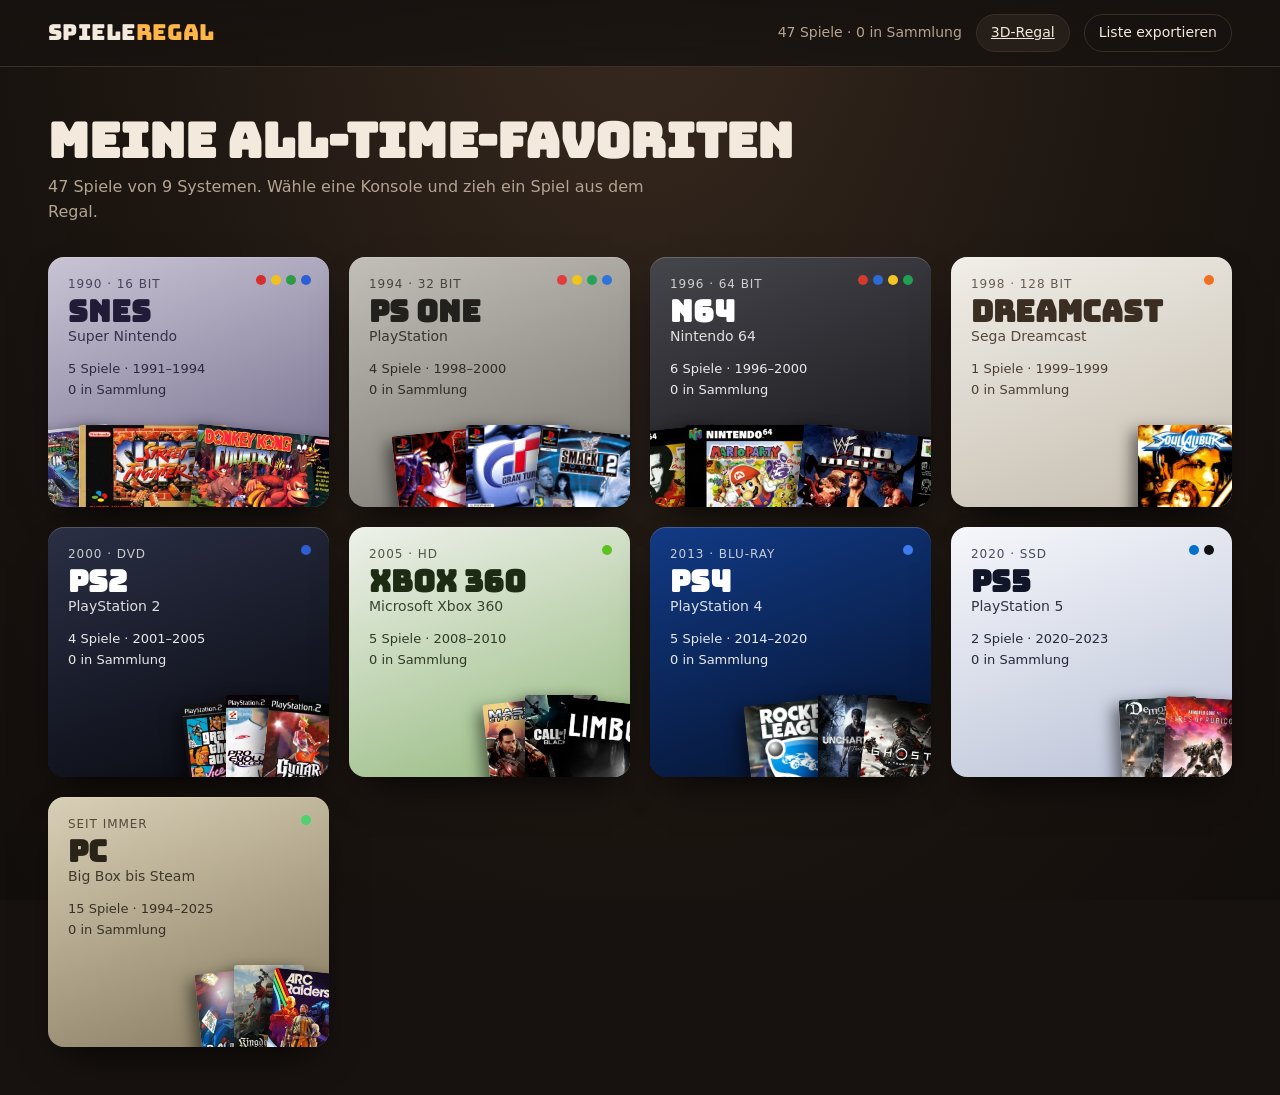
<file: index.html>
<!doctype html>
<html lang="de">
<head>
  <meta charset="utf-8">
  <meta name="viewport" content="width=device-width, initial-scale=1">
  <title>Spieleregal</title>
  <link rel="preconnect" href="https://fonts.googleapis.com">
  <link rel="preconnect" href="https://fonts.gstatic.com" crossorigin>
  <link href="https://fonts.googleapis.com/css2?family=Bungee&display=swap" rel="stylesheet">
  <link rel="stylesheet" href="style.css">
</head>
<body>
  <header class="top">
    <a href="#/" class="logo">Spiele<span>regal</span></a>
    <div class="top-actions">
      <span class="stats" id="stats"></span>
      <a class="btn" href="3d/">3D-Regal</a>
      <button class="btn ghost" id="export" title="Sammlungsstatus und Notizen als data/games.js speichern">Liste exportieren</button>
    </div>
  </header>

  <main id="view"></main>

  <dialog id="detail" aria-label="Spieldetails">
    <button class="close" data-close aria-label="Schließen">×</button>
    <button class="nav prev" data-step="-1" aria-label="Vorheriges Spiel">‹</button>
    <button class="nav next" data-step="1" aria-label="Nächstes Spiel">›</button>
    <div class="detail-body" id="detail-body"></div>
  </dialog>

  <script src="data/games.js"></script>
  <script src="data/meta.js"></script>
  <script src="app.js"></script>
</body>
</html>
</file>
<file: style.css>
:root {
  --bg: #17120f;
  --bg-2: #211a15;
  --wall: radial-gradient(ellipse at 50% -10%, #3a2b20 0%, #1d1611 55%, #120e0b 100%);
  --text: #f3e9dc;
  --muted: #b3a493;
  --dim: #7d6f61;
  --accent: #ffb547;
  --ok: #7bd88f;
  --wood-1: #8a5a34;
  --wood-2: #6b4226;
  --wood-3: #4a2c18;
  --card: #261e18;
  --line: #3a2e25;
  --radius: 10px;
  --box-h: 200px;
  --font-display: 'Bungee', system-ui, sans-serif;
  --font: ui-sans-serif, system-ui, -apple-system, 'Segoe UI', sans-serif;
}

* { box-sizing: border-box; }
html { color-scheme: dark; }
body {
  margin: 0;
  min-height: 100vh;
  background: var(--bg) var(--wall) fixed;
  color: var(--text);
  font: 16px/1.55 var(--font);
  -webkit-font-smoothing: antialiased;
}
a { color: inherit; }
button { font: inherit; color: inherit; cursor: pointer; }
:focus-visible { outline: 2px solid var(--accent); outline-offset: 3px; }

/* --- Kopfzeile ------------------------------------------------------------ */
.top {
  position: sticky; top: 0; z-index: 10;
  display: flex; align-items: center; justify-content: space-between; gap: 16px;
  padding: 14px clamp(16px, 4vw, 48px);
  background: linear-gradient(#17120fee, #17120fcc);
  backdrop-filter: blur(8px);
  border-bottom: 1px solid var(--line);
}
.logo { font-family: var(--font-display); font-size: 22px; text-decoration: none; letter-spacing: .02em; }
.logo span { color: var(--accent); }
.top-actions { display: flex; align-items: center; gap: 14px; }
.stats { color: var(--muted); font-size: 14px; }
.btn {
  border: 1px solid var(--line); background: var(--card);
  padding: 7px 14px; border-radius: 999px; font-size: 14px;
}
.btn:hover { border-color: var(--accent); }
.btn.ghost { background: transparent; }

main { padding: clamp(20px, 4vw, 48px); max-width: 1400px; margin: 0 auto; }

/* --- Startseite: Konsolenwahl --------------------------------------------- */
.intro h1 { font-family: var(--font-display); font-size: clamp(28px, 5vw, 48px); line-height: 1.1; margin: 0 0 8px; }
.intro p { color: var(--muted); margin: 0 0 32px; max-width: 60ch; }

.consoles {
  display: grid; gap: 20px;
  grid-template-columns: repeat(auto-fill, minmax(260px, 1fr));
}
.console {
  --c: #888; --c2: #444;
  position: relative; display: flex; flex-direction: column;
  min-height: 250px; padding: 18px 20px; border-radius: 16px;
  text-decoration: none; overflow: hidden;
  background: linear-gradient(160deg, var(--c) 0%, var(--c2) 100%);
  color: var(--ink, #fff);
  box-shadow: 0 1px 0 #ffffff30 inset, 0 18px 40px -18px #000;
  transition: transform .25s ease, box-shadow .25s ease;
}
.console:hover { transform: translateY(-4px) rotate(-.4deg); box-shadow: 0 1px 0 #ffffff30 inset, 0 28px 50px -18px #000; }
.console .gen { font-size: 12px; opacity: .75; letter-spacing: .08em; text-transform: uppercase; }
.console h2 { font-family: var(--font-display); font-size: 30px; margin: 2px 0 0; line-height: 1; }
.console .name { font-size: 14px; opacity: .85; }
.console .count { margin-top: 12px; font-size: 13px; opacity: .9; }
.console .dots { position: absolute; top: 18px; right: 18px; display: flex; gap: 5px; }
.console .dots i { width: 10px; height: 10px; border-radius: 50%; }
.console .peek {
  position: absolute; right: -10px; bottom: -22px; height: 104px; max-width: 72%;
  display: flex; align-items: flex-end; justify-content: flex-end;
}
.console .peek img {
  height: 100%; width: auto; margin-left: -34px;
  border-radius: 3px; box-shadow: -6px 6px 16px #0008;
  transform: rotate(var(--r, 0deg)) translateY(var(--y, 0));
  transition: transform .3s ease;
}
.console:hover .peek img { transform: rotate(calc(var(--r, 0deg) * 1.6)) translateY(calc(var(--y, 0px) - 8px)); }

/* --- Regalansicht --------------------------------------------------------- */
.shelf-head { display: flex; flex-wrap: wrap; align-items: end; justify-content: space-between; gap: 16px; margin-bottom: 28px; }
.back { color: var(--muted); text-decoration: none; font-size: 14px; }
.back:hover { color: var(--accent); }
.shelf-head h1 { font-family: var(--font-display); font-size: clamp(26px, 4.5vw, 44px); margin: 4px 0 0; line-height: 1.05; }
.shelf-head .sub { color: var(--muted); font-size: 14px; }
.filter { display: inline-flex; border: 1px solid var(--line); border-radius: 999px; padding: 3px; background: var(--card); }
.filter button { border: 0; background: none; padding: 6px 14px; border-radius: 999px; font-size: 14px; color: var(--muted); }
.filter button[aria-pressed="true"] { background: var(--accent); color: #241505; font-weight: 600; }

.cabinet {
  padding: 26px clamp(10px, 2vw, 26px) 0;
  border-radius: 6px;
  background:
    linear-gradient(90deg, #0000 0 0) ,
    linear-gradient(#1a120c, #25190f);
  border: 14px solid var(--wood-2);
  border-image: linear-gradient(var(--wood-1), var(--wood-3)) 1;
  box-shadow: 0 30px 60px -20px #000, inset 0 0 60px #000a;
}
.row {
  position: relative;
  display: flex; align-items: flex-end; gap: 18px;
  padding: 0 14px; min-height: calc(var(--box-h) + 40px);
  perspective: 1400px;
}
/* Regalbrett */
.row::after {
  content: ''; position: absolute; left: -26px; right: -26px; bottom: -18px; height: 18px;
  background: linear-gradient(var(--wood-1), var(--wood-2) 60%, var(--wood-3));
  box-shadow: 0 10px 18px -4px #000c;
  z-index: 0;
}
.row + .row { margin-top: 64px; }
.cabinet .row:last-child { margin-bottom: 18px; }

.slot { position: relative; z-index: 1; display: flex; flex-direction: column; align-items: center; }
.box {
  --depth: 12px; --spine: #333;
  position: relative; display: block; height: var(--box-h); width: calc(var(--box-h) * var(--ar, .7));
  transform-style: preserve-3d;
  transform: rotateY(14deg);
  transform-origin: 50% 100%;
  transition: transform .35s cubic-bezier(.2,.8,.2,1), filter .3s;
  border: 0; padding: 0; background: none;
}
.box .front {
  position: absolute; inset: 0; border-radius: var(--case-r, 2px); overflow: hidden;
  background: var(--spine);
  box-shadow: 0 0 0 1px #0004;
}
.box .front img { width: 100%; height: 100%; object-fit: cover; display: block; }
.box .side {
  position: absolute; top: 0; left: 0; height: 100%; width: var(--depth);
  background: linear-gradient(90deg, color-mix(in srgb, var(--spine) 70%, #000), var(--spine));
  transform-origin: 0 50%;
  transform: rotateY(90deg);
}
/* Kunststoffglanz bei Disc-Hüllen */
.box.case .front::after {
  content: ''; position: absolute; inset: 0;
  background: linear-gradient(115deg, #ffffff26 0%, #ffffff05 35%, #0000 60%);
  pointer-events: none;
}
.box:hover, .box:focus-visible { transform: rotateY(0deg) translateY(-10px) scale(1.04); }
.box.missing { filter: saturate(.55) brightness(.78); }
.box.missing:hover, .box.missing:focus-visible { filter: none; }
.shadow { width: 90%; height: 10px; margin-top: -4px; background: radial-gradient(#000a, #0000 70%); }

.tag {
  position: absolute; bottom: -16px; left: 50%; transform: translateX(-50%);
  z-index: 2; white-space: nowrap;
  font: 600 11px/1 var(--font); letter-spacing: .04em;
  padding: 4px 7px 3px; border-radius: 2px;
  background: #f5ecd8; color: #3a2a1a; box-shadow: 0 2px 3px #0006;
}
.tag.own { background: var(--ok); color: #0f2a15; }

.placeholder {
  height: 100%; display: grid; place-items: center; padding: 12px; text-align: center;
  font: 700 14px/1.2 var(--font); color: #fff;
  background: repeating-linear-gradient(135deg, #ffffff10 0 8px, #0000 8px 16px), var(--spine);
}

.empty { color: var(--muted); padding: 40px 0 60px; text-align: center; }

/* --- Detailansicht -------------------------------------------------------- */
dialog {
  width: min(1040px, calc(100vw - 32px)); max-height: calc(100vh - 32px);
  padding: 0; border: 1px solid var(--line); border-radius: 18px;
  background: linear-gradient(160deg, #2a2019, #18120e);
  color: var(--text); overflow: visible;
  box-shadow: 0 40px 100px #000;
}
dialog::backdrop { background: #0b0807cc; backdrop-filter: blur(6px); }
dialog[open] { animation: pop .35s cubic-bezier(.2,.8,.2,1); }
@keyframes pop { from { opacity: 0; transform: translateY(20px) scale(.97); } }

.detail-body {
  display: grid; grid-template-columns: minmax(0, 400px) 1fr; gap: clamp(20px, 4vw, 44px);
  padding: clamp(20px, 4vw, 40px); max-height: calc(100vh - 34px); overflow-y: auto;
}
.hero { perspective: 1200px; display: flex; justify-content: center; align-items: flex-start; }
.hero .box {
  --box-h: min(480px, 60vh);
  max-width: 100%;
  animation: pull .7s cubic-bezier(.2,.8,.2,1);
  transform: rotateY(-8deg);
}
.hero .box:hover { transform: rotateY(-2deg) translateY(-4px); }
.hero .box .side { transform: rotateY(-90deg); left: auto; right: 0; transform-origin: 100% 50%; }
@keyframes pull { from { transform: rotateY(80deg) translateX(-60px) scale(.7); opacity: 0; } }

.info .meta-line { color: var(--accent); font-size: 13px; letter-spacing: .1em; text-transform: uppercase; font-weight: 600; }
.info h2 { font-family: var(--font-display); font-size: clamp(24px, 3.6vw, 38px); line-height: 1.1; margin: 6px 0 18px; font-weight: 400; }
.facts { display: grid; grid-template-columns: auto 1fr; gap: 6px 18px; margin: 0 0 20px; font-size: 14px; }
.facts dt { color: var(--dim); }
.facts dd { margin: 0; }
.desc { color: #e0d3c3; margin: 0 0 6px; }
.source { font-size: 12px; color: var(--dim); }
.source a { color: var(--muted); }

.own-toggle {
  display: flex; align-items: center; gap: 12px; margin: 22px 0 18px;
  padding: 12px 14px; border-radius: var(--radius); background: #0003; border: 1px solid var(--line);
  cursor: pointer;
}
.own-toggle input { appearance: none; width: 44px; height: 26px; border-radius: 99px; background: #4a3d33; position: relative; cursor: pointer; transition: background .2s; flex: none; margin: 0; }
.own-toggle input::after { content: ''; position: absolute; top: 3px; left: 3px; width: 20px; height: 20px; border-radius: 50%; background: #fff; transition: transform .2s; }
.own-toggle input:checked { background: var(--ok); }
.own-toggle input:checked::after { transform: translateX(18px); }
.own-toggle small { display: block; color: var(--dim); font-size: 12px; }

.note label { display: block; font-size: 13px; color: var(--muted); margin-bottom: 6px; }
.note textarea {
  width: 100%; min-height: 96px; resize: vertical;
  padding: 10px 12px; border-radius: var(--radius); border: 1px solid var(--line);
  background: #0003; color: var(--text); font: 15px/1.5 var(--font);
}

dialog .close, dialog .nav {
  position: absolute; z-index: 2; border: 1px solid var(--line); background: var(--card);
  width: 40px; height: 40px; border-radius: 50%; font-size: 22px; line-height: 1;
  display: grid; place-items: center;
}
dialog .close { top: -14px; right: -14px; }
dialog .nav { top: 50%; transform: translateY(-50%); }
dialog .prev { left: -20px; }
dialog .next { right: -20px; }
dialog .close:hover, dialog .nav:hover { border-color: var(--accent); color: var(--accent); }

/* --- Klein ---------------------------------------------------------------- */
@media (max-width: 760px) {
  :root { --box-h: 130px; }
  .stats { display: none; }
  .row { gap: 12px; padding: 0 6px; }
  .row + .row { margin-top: 56px; }
  .cabinet { border-width: 8px; padding-top: 18px; }
  .detail-body { grid-template-columns: 1fr; }
  .hero .box { --box-h: 300px; }
  dialog .nav { top: 150px; }
  dialog .prev { left: 6px; }
  dialog .next { right: 6px; }
  dialog .close { top: 8px; right: 8px; }
}
@media (prefers-reduced-motion: reduce) {
  *, *::before, *::after { animation: none !important; transition: none !important; }
}
</file>
